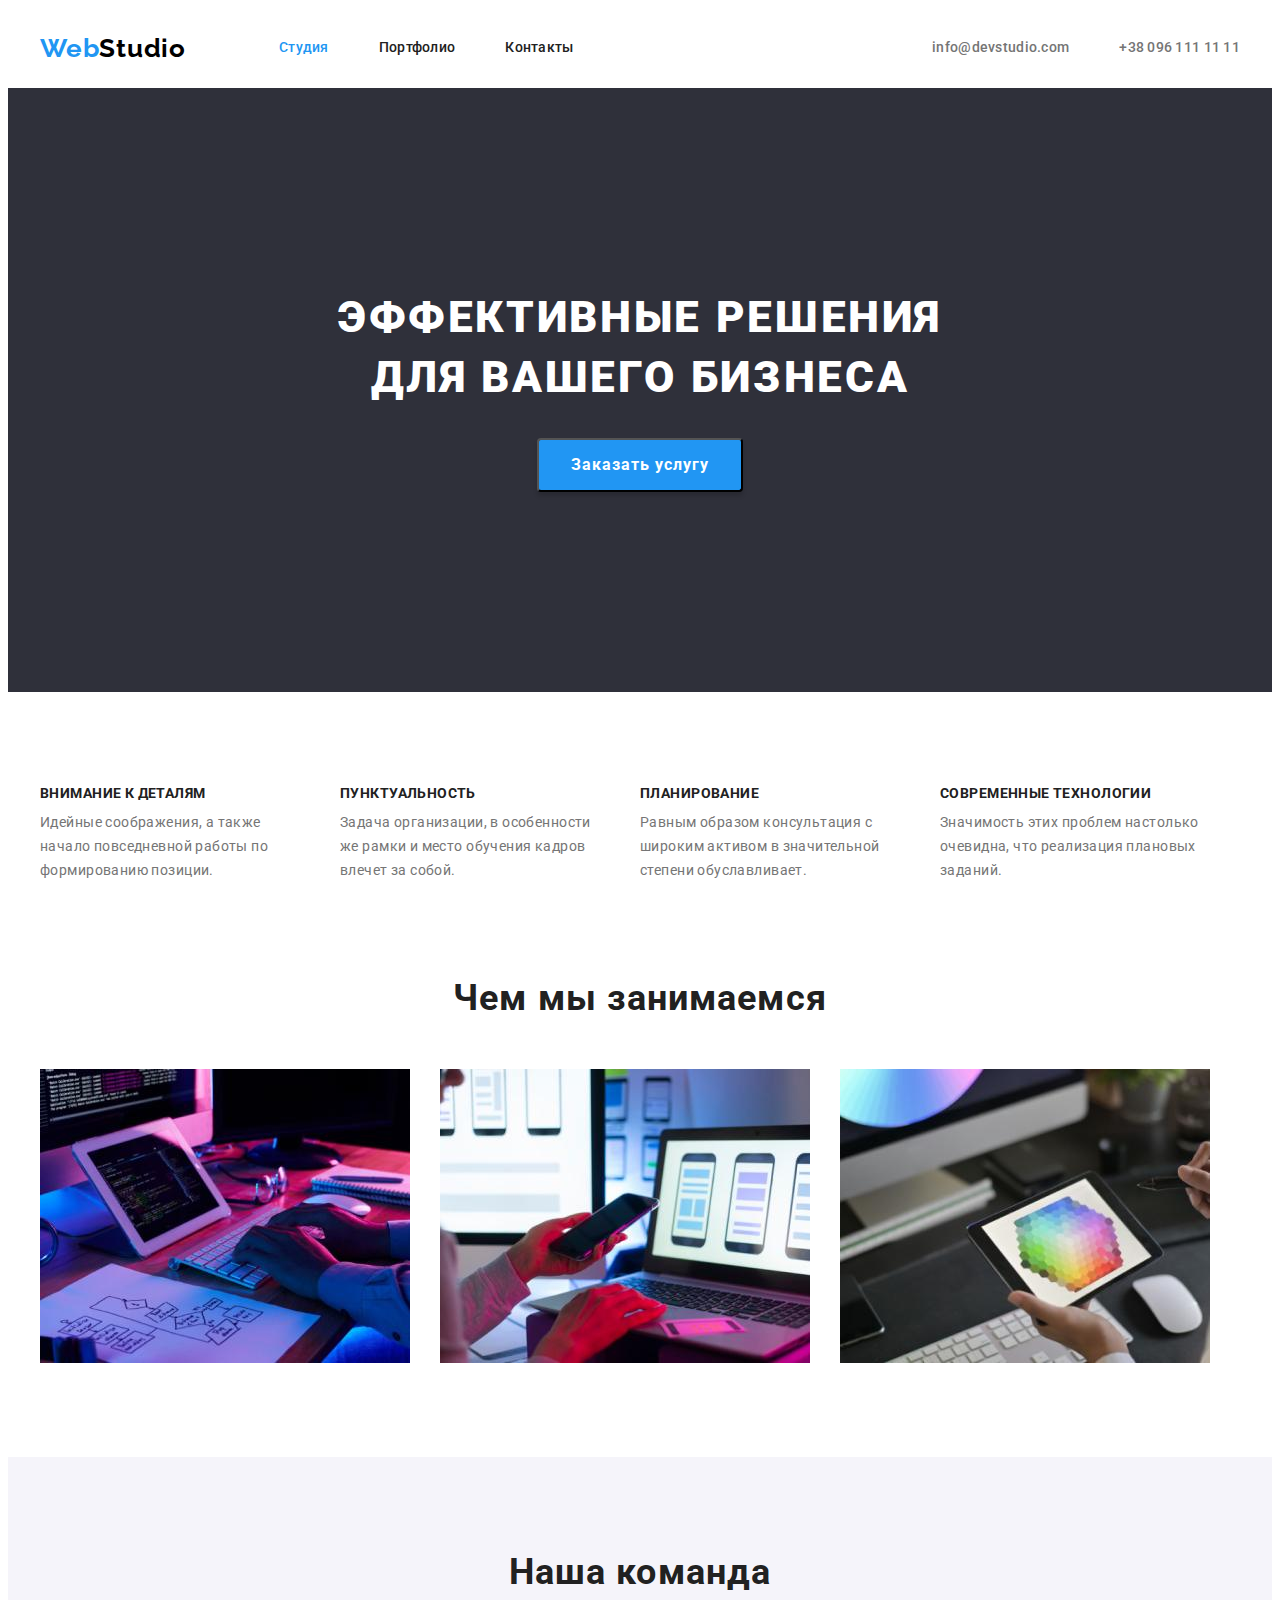
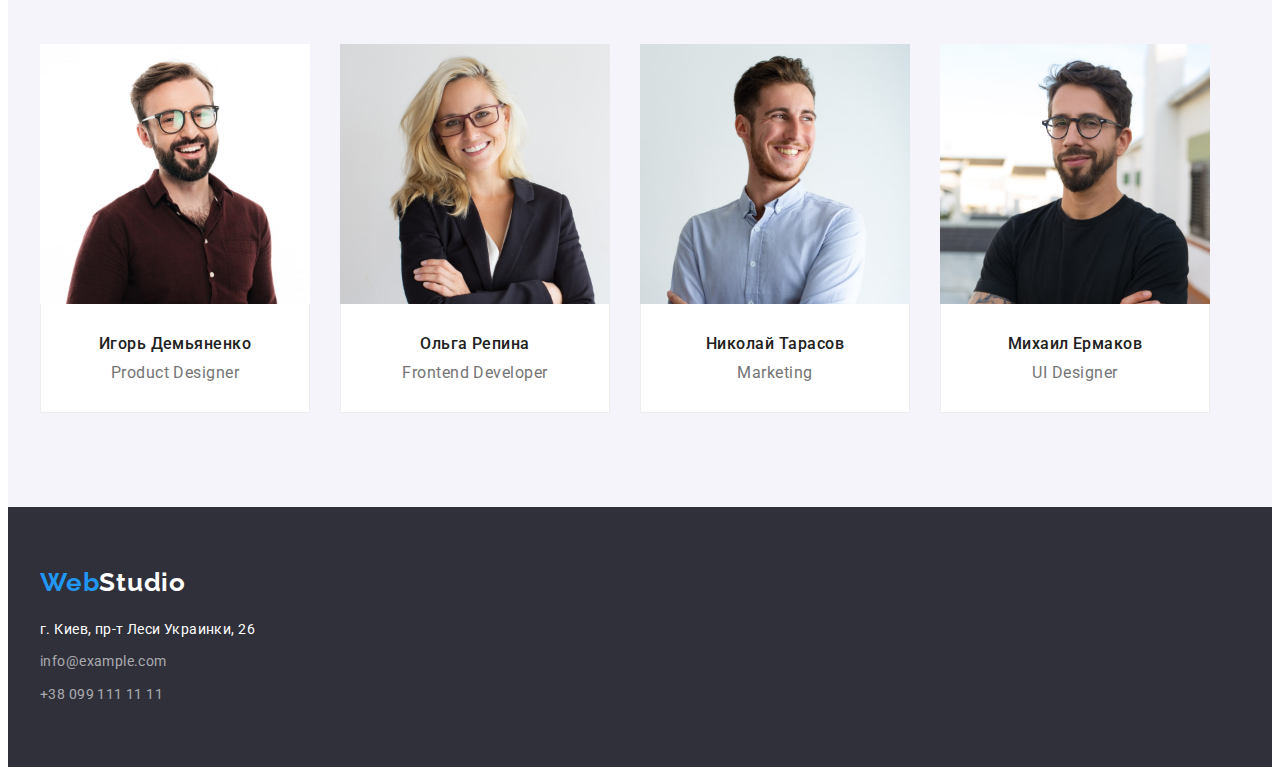
<file: index.html>
<!DOCTYPE html>
<html lang="ru">
<head>
    <meta charset="UTF-8">
    <meta http-equiv="X-UA-Compatible" content="IE=edge">
    <meta name="viewport" content="width=device-width, initial-scale=1.0">
    <title>Document</title>
    <link rel="preconnect" href="https://fonts.googleapis.com">
    <link rel="preconnect" href="https://fonts.gstatic.com" crossorigin>
    <link href="https://fonts.googleapis.com/css2?family=Raleway:wght@700&family=Roboto:wght@400;500;700;900&display=swap" rel="stylesheet">
    <link rel="stylesheet" href="https://cdnjs.cloudflare.com/ajax/libs/modern-normalize/1.1.0/modern-normalize.min.css" integrity="sha512-wpPYUAdjBVSE4KJnH1VR1HeZfpl1ub8YT/NKx4PuQ5NmX2tKuGu6U/JRp5y+Y8XG2tV+wKQpNHVUX03MfMFn9Q==" crossorigin="anonymous" referrerpolicy="no-referrer" />
    <link rel="stylesheet" href="css/styles.css">
</head>
<body>


<!---------------------HEADER---------------------------->


    <header class="header">
        <div class="container header-container">
        <nav class="header-nav">
            <a class="header-logo link" lang="en" href="./"><span class="logo-web">Web</span>Studio</a>
            <ul class="header-list list">
                <li class="header-item">
                    <a class="header-link link current" href="./index.html">Студия</a></li>
                <li class="header-item">
                    <a class="header-link link" href="./portfolio.html">Портфолио</a></li>
                <li class="header-item">
                    <a class="header-link link" href="#0">Контакты</a></li>
            </ul>
        </nav>
        <ul class="list header-adress">
            <li class="header-contacts">
                <a class="header-mail link" href="mailto:info@devstudio.com">info@devstudio.com</a>
            </li>
            <li class="header-contacts">
                <a class="header-tel link" href="tel:+380961111111">+38 096 111 11 11</a>
            </li>
        </ul>
        </div>
    </header>


<!---------------------HERO---------------------------->


<main>
        <section class="hero">
            <div class="container">
                <h1 class="hero-title">Эффективные решения для вашего бизнеса</h1>
                <button class="hero-btn" type="button"><span class="hero-btn-text">Заказать услугу</span></button>
            </div>
        </section>

<!---------------------PECULIARITIES---------------------------->

    <section class="pecu">
        <div class="container">
        <h2 class="visually-hidden">Особенности</h2>
                <ul class="pecu-box list">
                    <li class="pecu-details">
                        <h3 class="pecu-subtitle">Внимание к деталям</h3>
                        <p class="pecu-text">Идейные соображения, а также начало повседневной работы по формированию позиции.</p>
                    </li>
                    <li class="pecu-details">
                        <h3 class="pecu-subtitle">Пунктуальность</h3>
                        <p class="pecu-text">Задача организации, в особенности же рамки и место обучения кадров влечет за собой.</p>
                    </li>
                    <li class="pecu-details">
                        <h3 class="pecu-subtitle">Планирование</h3>
                        <p class="pecu-text">Равным образом консультация с широким активом в значительной степени обуславливает.</p>
                    </li>
                    <li class="pecu-details">
                        <h3 class="pecu-subtitle">Современные технологии</h3>
                        <p class="pecu-text">Значимость этих проблем настолько очевидна, что реализация плановых заданий.</p>
                    </li>
                </ul>
        </div>
    </section>

    <section class="classes">
        <div class="container">
            <h2 class="pecu-title">Чем мы занимаемся</h2>
            <ul class="pecu-photo list">
                <li class="pecu-item">
                    <img src="./images/box1.jpg" alt="Примеры робот"
                    width="370"
                    height="294">
                </li>
                <li class="pecu-item">
                    <img src="./images/box2.jpg" alt="Примеры робот"
                    width="370"
                    height="294">
                </li>
                <li class="pecu-item">
                    <img src="./images/box3.jpg" alt="Примеры робот"
                    width="370"
                    height="294">
                </li>
            </ul>
        </div>
    </section>

<!---------------------TEAM---------------------------->

    <section class="team">
        <div class="container">
            <h2 class="team-title">Наша команда</h2>
            <!-- <div class="team-items"> -->
            <ul class="team-list list">
                <li class="team-photo">
                    <img src="./images/team-card-1.jpg" alt="Фото команды"
                    width="270"
                    height="260">
                    <div class="team-box">
                        <h3 class="team-subtitle">Игорь Демьяненко</h3>
                        <p class="team-text" lang="eu">Product Designer</p>
                    </div>
                </li>
                <li class="team-photo">
                    <img src="./images/team-card-2.jpg" alt="Фото команды"
                    width="270"
                    height="260">
                    <div class="team-box">
                        <h3 class="team-subtitle">Ольга Репина</h3>
                        <p class="team-text" lang="eu">Frontend Developer</p>
                    </div>
                </li>
                <li class="team-photo">
                    <img src="./images/team-card-3.jpg" alt="Фото команды"
                    width="270"
                    height="260">
                    <div class="team-box">
                        <h3 class="team-subtitle">Николай Тарасов</h3>
                        <p class="team-text" lang="eu">Marketing</p>
                    </div>
                </li>
                <li class="team-photo">
                    <img src="./images/team-card-4.jpg" alt="Фото команды"
                    width="270"
                    height="260">
                    <div class="team-box">
                        <h3 class="team-subtitle">Михаил Ермаков</h3>
                        <p class="team-text" lang="eu">UI Designer</p>
                    </div>
                </li>
            </ul>
            <!-- </div> -->
        </div>
    </section>
</main>

<!---------------------FOOTER---------------------------->

<footer class="footer">
    <div class="container footer-container">
        <a class="footer-logo link" lang="en" href="./"><span class="logo-web">Web</span>Studio</a>
        <address>
            <ul class="footer-address list">
                <li class="footer-items">
                    <a class="footer-map link" href="https://goo.gl/maps/rfm62vgh137MeAdR9"
                    target="_blank" rel="noopener noreferrer"
                    >г. Киев, пр-т Леси Украинки, 26</a>
                </li>
                <li class="footer-items">
                    <a class="footer-mail link" href="mailto:info@example.com">info@example.com</a>
                </li>
                <li class="footer-items">
                    <a class="footer-tel link" href="tel:+380991111111">+38 099 111 11 11</a>
                </li>
            </ul>
        </address>
    </div>
</footer>
</body>
</html>
</file>
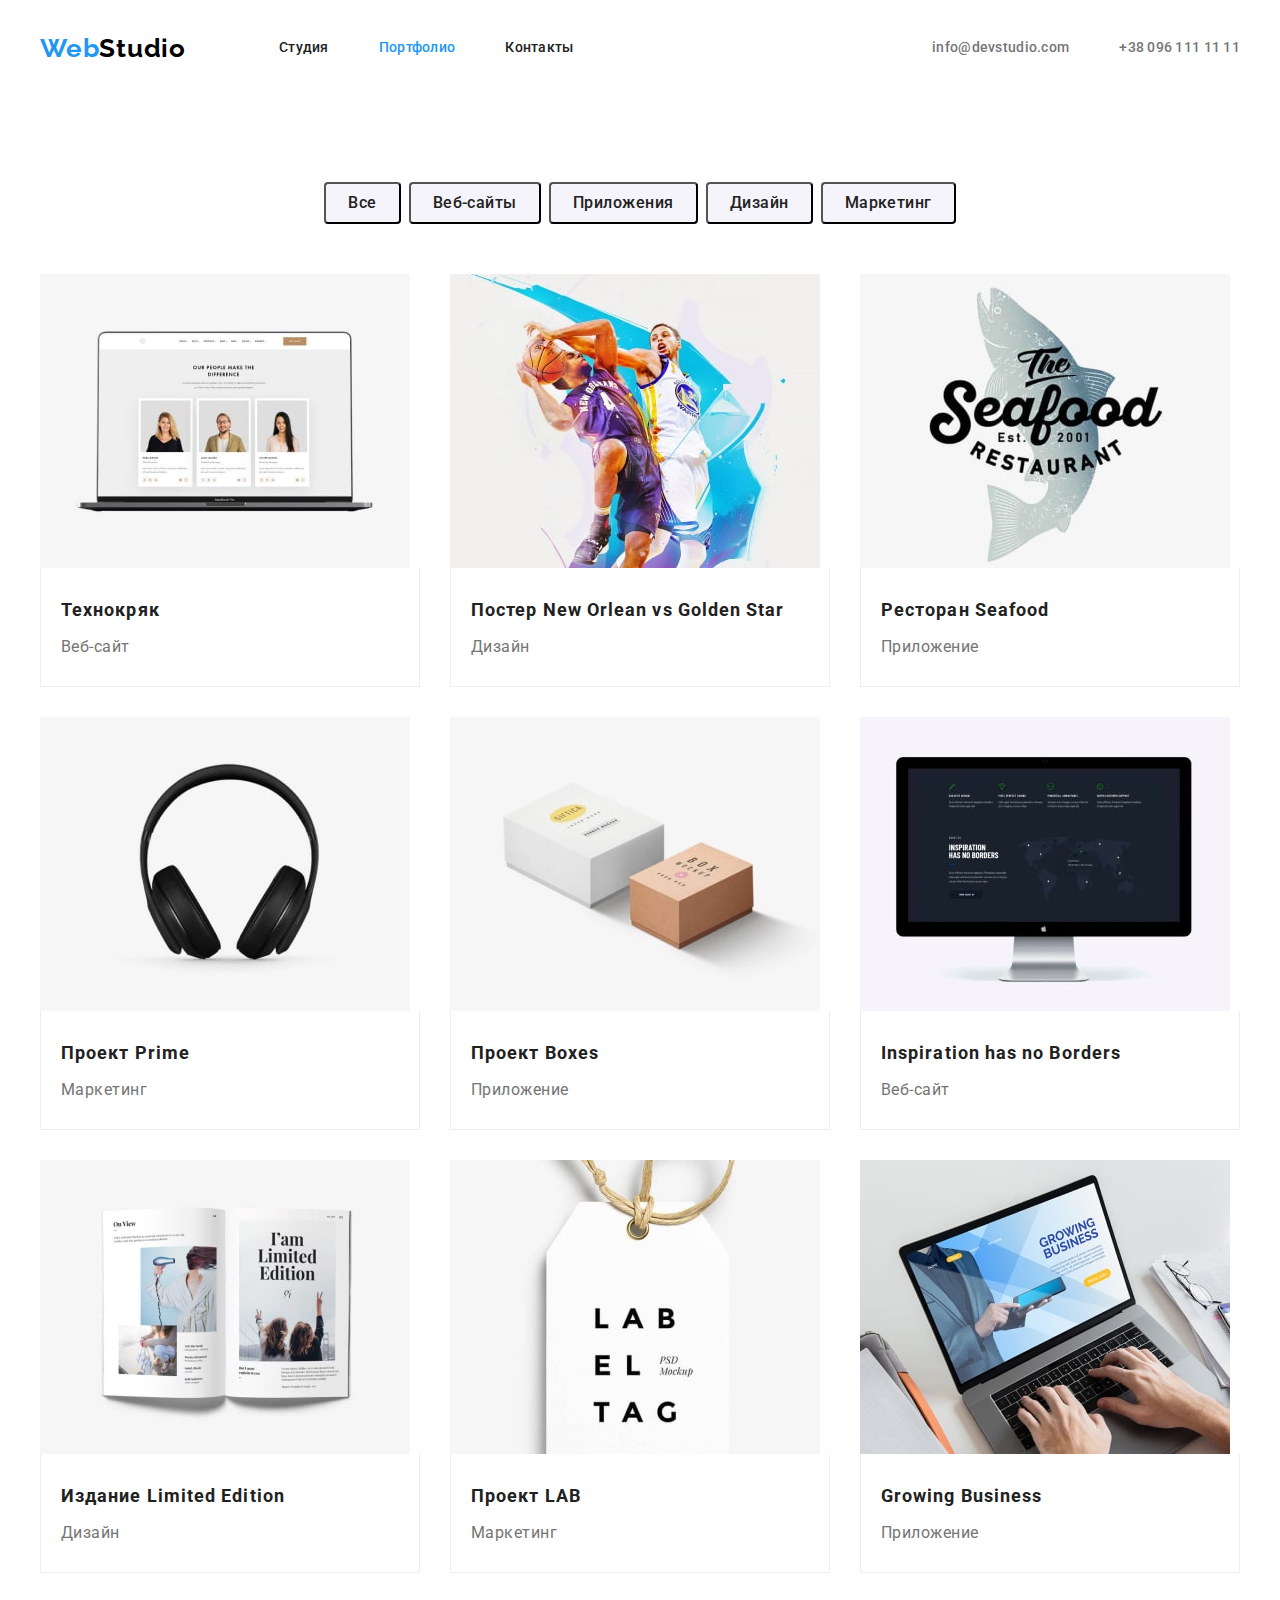
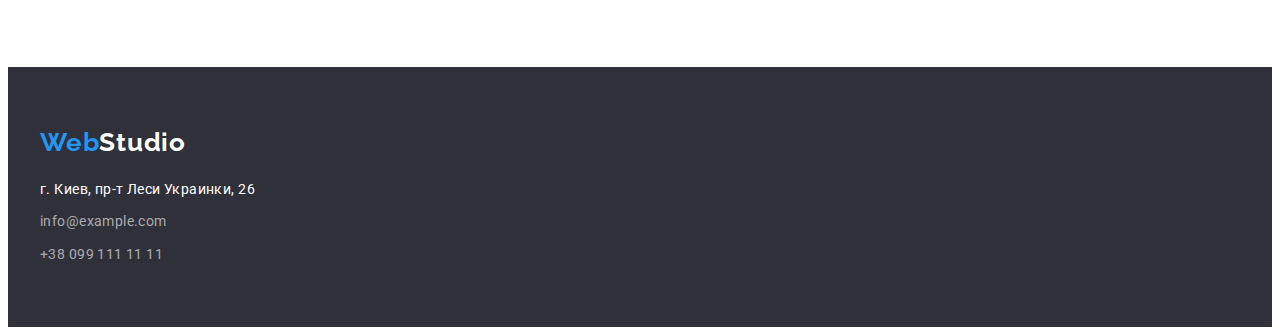
<file: portfolio.html>
<!DOCTYPE html>
<html lang="en">
<head>
    <meta charset="UTF-8">
    <meta http-equiv="X-UA-Compatible" content="IE=edge">
    <meta name="viewport" content="width=device-width, initial-scale=1.0">
    <title>Document</title>
    <link rel="preconnect" href="https://fonts.googleapis.com">
    <link rel="preconnect" href="https://fonts.gstatic.com" crossorigin>
    <link href="https://fonts.googleapis.com/css2?family=Raleway:wght@700&family=Roboto:wght@400;500;700;900&display=swap" rel="stylesheet">
    <link rel="stylesheet" href="https://cdnjs.cloudflare.com/ajax/libs/modern-normalize/1.1.0/modern-normalize.min.css" integrity="sha512-wpPYUAdjBVSE4KJnH1VR1HeZfpl1ub8YT/NKx4PuQ5NmX2tKuGu6U/JRp5y+Y8XG2tV+wKQpNHVUX03MfMFn9Q==" crossorigin="anonymous" referrerpolicy="no-referrer" />
    <link rel="stylesheet" href="css/styles.css">
</head>
<body>
    
<!---------------------HEADER---------------------------->


<header class="header">
    <div class="container header-container">
    <nav class="header-nav">
        <a class="header-logo link" lang="en" href="./"><span class="logo-web">Web</span>Studio</a>
        <ul class="header-list list">
            <li class="header-item">
                <a class="header-link link" href="./index.html">Студия</a></li>
            <li class="header-item">
                <a class="header-link link current" href="./portfolio.html">Портфолио</a></li>
            <li class="header-item">
                <a class="header-link link" href="#0">Контакты</a></li>
        </ul>
    </nav>
    <ul class="list header-adress">
        <li class="header-contacts">
            <a class="header-mail link" href="mailto:info@devstudio.com">info@devstudio.com</a>
        </li>
        <li class="header-contacts">
            <a class="header-tel link" href="tel:+380961111111">+38 096 111 11 11</a>
        </li>
    </ul>
    </div>
</header>


<!---------------------PORTFOLIO---------------------------->

    <main>
        <section class="portfolio">
            <div class="container">
            <h2 class="visually-hidden">Портфолио</h2>
            <ul class="portfolio-list list">
                <li class="btn-item">
                    <button class="portfolio-btn" type="button"><span class="portfolio-btn-text">Все</span></button>
                </li>
                <li class="btn-item">
                    <button class="portfolio-btn" type="button"><span class="portfolio-btn-text">Веб-сайты</span></button>
                </li>
                <li class="btn-item">
                    <button class="portfolio-btn" type="button"><span class="portfolio-btn-text">Приложения</span></button>
                </li>
                <li class="btn-item">
                    <button class="portfolio-btn" type="button"><span class="portfolio-btn-text">Дизайн</span></button>
                </li>
                <li class="btn-item">
                    <button class="portfolio-btn" type="button"><span class="portfolio-btn-text">Маркетинг</span></button>
                </li>
            </ul>
            <ul class="portfolio-photo-list list">
                <li class="portfolio-photo">
                    <img src="./images/portfolio1.jpg" alt="Примеры робот"
                    width="370"
                    height="294">
                    <div class="portfolio-items">
                        <h3 class="portfolio-title">Технокряк</h3>
                        <p class="portfolio-text">Веб-сайт</p>
                    </div>
                </li>
                <li class="portfolio-photo">
                    <img src="./images/portfolio2.jpg" alt="Примеры робот"
                    width="370"
                    height="294">
                    <div class="portfolio-items">
                        <h3 class="portfolio-title">Постер New Orlean vs Golden Star</h3>
                        <p class="portfolio-text">Дизайн</p>
                    </div>
                </li>
                <li class="portfolio-photo">
                    <img src="./images/portfolio3.jpg" alt="Примеры робот"
                    width="370"
                    height="294">
                    <div class="portfolio-items">
                        <h3 class="portfolio-title">Ресторан Seafood</h3>
                        <p class="portfolio-text">Приложение</p>
                    </div>
                </li>
                <li class="portfolio-photo">
                    <img src="./images/portfolio4.jpg" alt="Примеры робот"
                    width="370"
                    height="294">
                    <div class="portfolio-items">
                        <h3 class="portfolio-title">Проект Prime</h3>
                        <p class="portfolio-text">Маркетинг</p>
                    </div>
                </li>
                <li class="portfolio-photo">
                    <img src="./images/portfolio5.jpg" alt="Примеры робот"
                    width="370"
                    height="294">
                    <div class="portfolio-items">
                        <h3 class="portfolio-title">Проект Boxes</h3>
                        <p class="portfolio-text">Приложение</p>
                    </div>
                </li>
                <li class="portfolio-photo">
                    <img src="./images/portfolio6.jpg" alt="Примеры робот"
                    width="370"
                    height="294">
                    <div class="portfolio-items">
                        <h3 class="portfolio-title">Inspiration has no Borders</h3>
                        <p class="portfolio-text">Веб-сайт</p>
                    </div>
                </li>
                <li class="portfolio-photo">
                    <img src="./images/portfolio7.jpg" alt="Примеры робот"
                    width="370"
                    height="294">
                    <div class="portfolio-items">
                        <h3 class="portfolio-title">Издание Limited Edition</h3>
                        <p class="portfolio-text">Дизайн</p>
                    </div>
                </li>
                <li class="portfolio-photo">
                    <img src="./images/portfolio8.jpg" alt="Примеры робот"
                    width="370"
                    height="294">
                    <div class="portfolio-items">
                        <h3 class="portfolio-title">Проект LAB</h3>
                        <p class="portfolio-text">Маркетинг</p>
                    </div>
                </li>
                <li class="portfolio-photo">
                    <img src="./images/portfolio9.jpg" alt="Примеры робот"
                    width="370"
                    height="294">
                    <div class="portfolio-items">
                        <h3 class="portfolio-title">Growing Business</h3>
                        <p class="portfolio-text">Приложение</p>
                    </div>
                </li>
            </ul>
        </div>
        </section>
    </main>

<!---------------------FOOTER---------------------------->

<footer class="footer">
    <div class="container footer-container">
        <a class="footer-logo link" lang="en" href="./"><span class="logo-web">Web</span>Studio</a>
        <address>
            <ul class="footer-address list">
                <li class="footer-items">
                    <a class="footer-map link" href="https://goo.gl/maps/rfm62vgh137MeAdR9"
                    target="_blank" rel="noopener noreferrer"
                    >г. Киев, пр-т Леси Украинки, 26</a>
                </li>
                <li class="footer-items">
                    <a class="footer-mail link" href="mailto:info@example.com">info@example.com</a>
                </li>
                <li class="footer-items">
                    <a class="footer-tel link" href="tel:+380991111111">+38 099 111 11 11</a>
                </li>
            </ul>
        </address>
    </div>
</footer>
</body>
</html>

</body>
</html>
</file>
<file: css/styles.css>
:root {
    --main-title-color: #212121;
    --second-title-color: #212121;
    --main-text-color: #757575;
    --accent-color: #2196F3;
    --border-color: #EEEEEE;
    --white-color: #FFFFFF;
}

p, h1, h2, h3, h4, h5, h6 {
    margin: 0;
}

ul {
    margin: 0;
    padding: 0;
}

img {
    display: block;
}

.container {
    width: 1200px;
    padding-left: 15px;
    padding-right: 15px;
    margin: 0 auto;
}

body {
    font-family: "Roboto", sans-serif;
}

.list {
    list-style: none;
}

.link {
    text-decoration: none;
}

.visually-hidden {
    position: absolute;
    white-space: nowrap;
    width: 1px;
    height: 1px;
    overflow: hidden;
    border: 0;
    padding: 0;
    clip: rect(0 0 0 0);
    clip-path: inset(50%);
    margin: -1px;
}


/* -----------------------HEADER--------------------- */

.header-nav {
    display: flex;
    align-items: center;
}

.header-container {
    display: flex;
}

.header-adress {
    display: flex;
    align-items: center;
    margin-left: auto;
}

.header-logo {
    margin-right: 93px;
    font-family: Raleway;
    font-weight: 700;
    font-size: 26px;
    line-height: 1.19;
    letter-spacing: 0.03em;
    color: #000000;
}

.logo-web {
    color: #2196F3;
}

.header-item:not(:last-child) {
    margin-right: 50px;
}

.header-list {
    display: flex;
    font-weight: 500;
    font-size: 14px;
    line-height: 1.14;
    letter-spacing: 0.02em;
    color: var(--second-title-color);
}

.header-link {
    font-weight: 500;
    font-size: 14px;
    line-height: 1.14;
    letter-spacing: 0.02em;
    color: var(--second-title-color);
    display: block;
    padding-top: 32px;
    padding-bottom: 32px;
}

.header-link.current {
    color: var(--accent-color);
}

.header-link:hover,
.header-link:focus {
    color: var(--accent-color);
}

.header-contacts:not(:last-child) {
    margin-right: 50px;
}

.header-mail {
    font-style: normal;
    font-weight: 500;
    font-size: 14px;
    line-height: 1.14;
    letter-spacing: 0.02em;
    color: var(--main-text-color);
    display: block;
    padding-top: 32px;
    padding-bottom: 32px;
}

.header-mail:hover,
.header-mail:focus {
    color: var(--accent-color);
}

.header-tel {
    font-style: normal;
    font-weight: 500;
    font-size: 14px;
    line-height: 1.14;
    letter-spacing: 0.02em;
    color: var(--main-text-color);
    display: block;
    padding-top: 32px;
    padding-bottom: 32px;
}

.header-tel:hover,
.header-tel:focus {
    color: var(--accent-color);
}

    
/* -----------------------HERO--------------------- */


.hero {
    background-color: #2F303A;
    padding-top: 200px;
    padding-bottom: 200px;
    text-align: center;
}

.hero-title {
    width: 696px;
    margin: 0 auto;
    margin-bottom: 30px;
    font-weight: 900;
    font-size: 44px;
    line-height: 1.36;
    text-align: center;
    letter-spacing: 0.06em;
    text-transform: uppercase;
    color: var(--white-color);
}

.hero-btn {
    padding: 10px 32px;
    font-family: inherit;
    cursor: pointer;
    background: #2196F3;
    box-shadow: 0px 4px 4px rgba(0, 0, 0, 0.15);
    border-radius: 4px;
}

.hero-btn-text {
    font-weight: 700;
    font-size: 16px;
    line-height: 1.87;
    align-items: center;
    text-align: center;
    letter-spacing: 0.06em;
    color: var(--white-color);
}

.hero-btn:hover,
.hero-btn:focus {
    background: #188CE8;
}


/* -----------------------PECULIARITIES--------------------- */

.pecu {
    padding-top: 94px;
}

.pecu-box {
    display: flex;
    flex-direction: row;
}

.pecu-box:not(:last-child) {
    margin-right: 30px;
}

.pecu-details {
    width: 270px;
}

.pecu-details:not(:last-child) {
    margin-right: 30px;
}

.pecu-subtitle {
    margin-bottom: 10px;
    font-weight: 700;
    font-size: 14px;
    line-height: 1.14;
    letter-spacing: 0.03em;
    text-transform: uppercase;
    color: var(--second-title-color);
}

.pecu-text {
    font-weight: 400;
    font-size: 14px;
    line-height: 1.71;
    letter-spacing: 0.03em;
    color: var(--main-text-color);
}

.classes {
    padding-top: 94px;
    padding-bottom: 94px;
}
.pecu-title {
    margin-bottom: 50px;
    font-weight: 700;
    font-size: 36px;
    line-height: 1.17;
    text-align: center;
    letter-spacing: 0.03em;
    color: var(--main-title-color);
}

.pecu-photo {
    display: flex;
}

.pecu-item:not(:last-child) {
    margin-right: 30px;
}

/* -----------------------TEAM--------------------- */


.team {
    background-color: #F5F4FA;
    padding-top: 94px;
    padding-bottom: 94px;
}

.team-title {
    align-items: center;
    font-weight: bold;
    font-size: 36px;
    line-height: 1.17;
    text-align: center;
    letter-spacing: 0.03em;
    color: var(--main-title-color);
    margin-bottom: 50px;
}

.team-list {
    display: flex;
}

.team-photo {
    width: 270px;
    background: var(--white-color);

}

.team-photo:not(:last-child) {
    margin-right: 30px;
}

.team-box {
    padding-top: 30px;
    padding-bottom: 30px;
    flex-direction: column;
    border-left: 1px solid var(--border-color);
    border-right: 1px solid var(--border-color);
    border-bottom: 1px solid var(--border-color);
}

.team-subtitle {
    text-align: center;
    margin-bottom: 10px;
    font-weight: 500;
    font-size: 16px;
    line-height: 1.19;
    letter-spacing: 0.03em;
    color: var(--second-title-color);
}

.team-text {
    text-align: center;
    font-weight: 400;
    font-size: 16px;
    line-height: 1.19;
    letter-spacing: 0.03em;
    color: var(--main-text-color);
}


/* -----------------------FOOTER--------------------- */


footer { 
    background: #2F303A;
    padding-top: 60px;
    padding-bottom: 60px;
}

.footer-logo {
    display: block;
    margin-bottom: 20px;
    font-family: Raleway;
    font-weight: 700;
    font-size: 26px;
    line-height: 1.19;
    letter-spacing: 0.03em;
    color: var(--white-color);
}

.logo-web {
    font-family: Raleway;
    font-weight: 700;
    font-size: 26px;
    line-height: 1.19;
    letter-spacing: 0.03em;
    color: #2196F3;
}

.footer-address a:hover,
.footer-address a:focus {
    color: var(--accent-color);
}

.footer-items:not(:last-child) {
    margin-bottom: 9px;
}

.footer-map {
    font-style: normal;
    font-weight: 400;
    font-size: 14px;
    line-height: 1.71;
    letter-spacing: 0.03em;
    color: var(--white-color);
}

.footer-mail {
    font-style: normal;
    font-weight: 400;
    font-size: 14px;
    line-height: 1.71;
    letter-spacing: 0.03em;
    color: rgba(255, 255, 255, 0.6);
}

.footer-tel {
    font-style: normal;
    font-weight: 400;
    font-size: 14px;
    line-height: 1.71;
    letter-spacing: 0.03em;
    color: rgba(255, 255, 255, 0.6);
}


/* -----------------------LIST TWO--------------------- */
/* -----------------------PORTFOLIO--------------------- */

.portfolio {
    padding-top: 94px;
    padding-bottom: 94px;
}

.portfolio-list {
    display: flex;
    justify-content: center;
    margin-bottom: 50px;
}

.btn-item:not(:last-child) {
    margin-right: 8px;
}
.portfolio-btn {
    padding: 6px 22px;
    font-family: inherit;
    cursor: pointer;
    background: #F5F4FA;
    border-radius: 4px;

    font-weight: 500;
    font-size: 16px;
    line-height: 1.62;
    text-align: center;
    letter-spacing: 0.03em;
    color: #212121;
}

.portfolio-btn:hover,
.portfolio-btn:focus {
    background: var(--accent-color);
    color: var(--white-color);
}

.portfolio-photo-list {
    display: flex;
    flex-wrap: wrap;
    margin-top: -30px;
    margin-left: -30px;
}

.portfolio-photo {
    flex-basis: calc((100% - 3 * 30px) / 3);
    margin-top: 30px;
    margin-left: 30px;
    width: 370px;
    background: var(--white-color);
}

.portfolio-items {
    padding: 24px 20px;
    border-left: 1px solid var(--border-color);
    border-right: 1px solid var(--border-color);
    border-bottom: 1px solid var(--border-color);
}

.portfolio-title {
    font-weight: 700;
    font-size: 18px;
    line-height: 2;
    letter-spacing: 0.06em;
    color:var(--main-title-color);
}

.portfolio-text {
    margin-top: 4px;
    font-weight: 400;
    font-size: 16px;
    line-height: 1.87;
    letter-spacing: 0.03em;
    color: var(--main-text-color);
}
</file>
